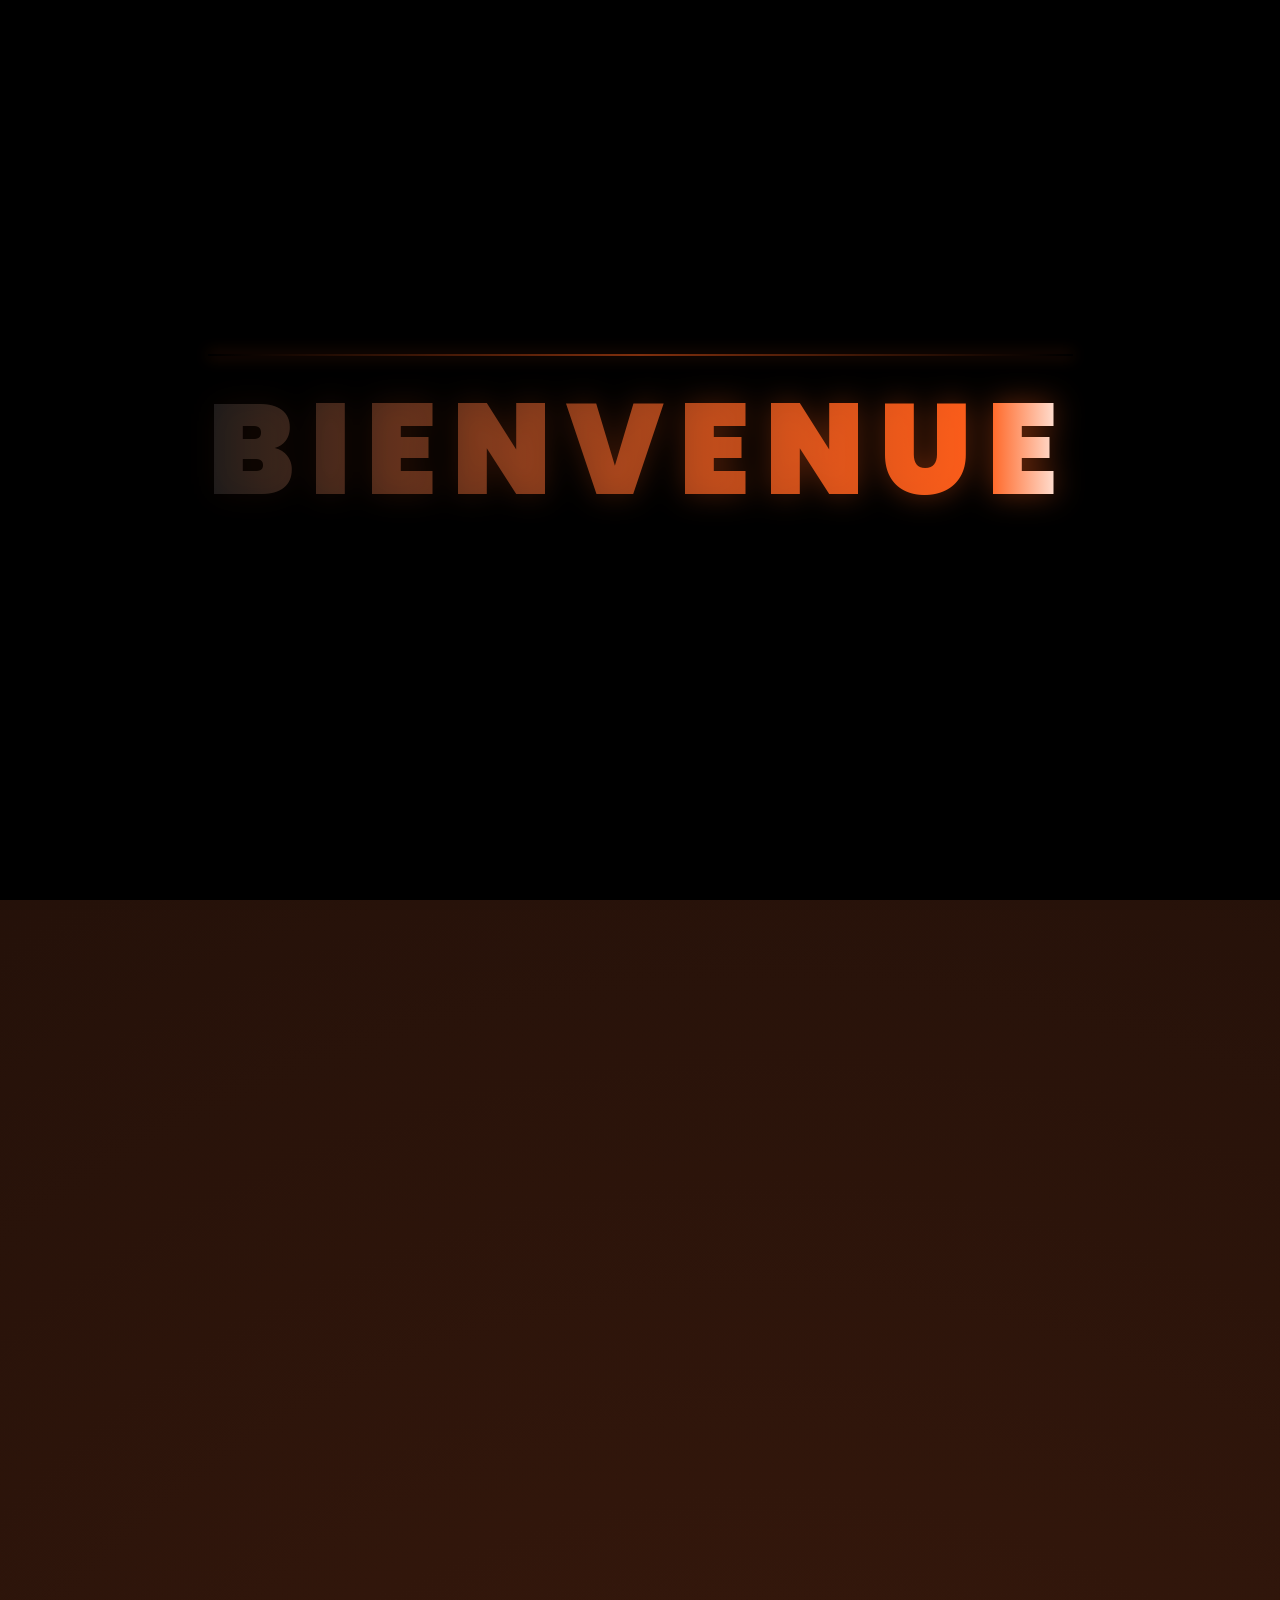
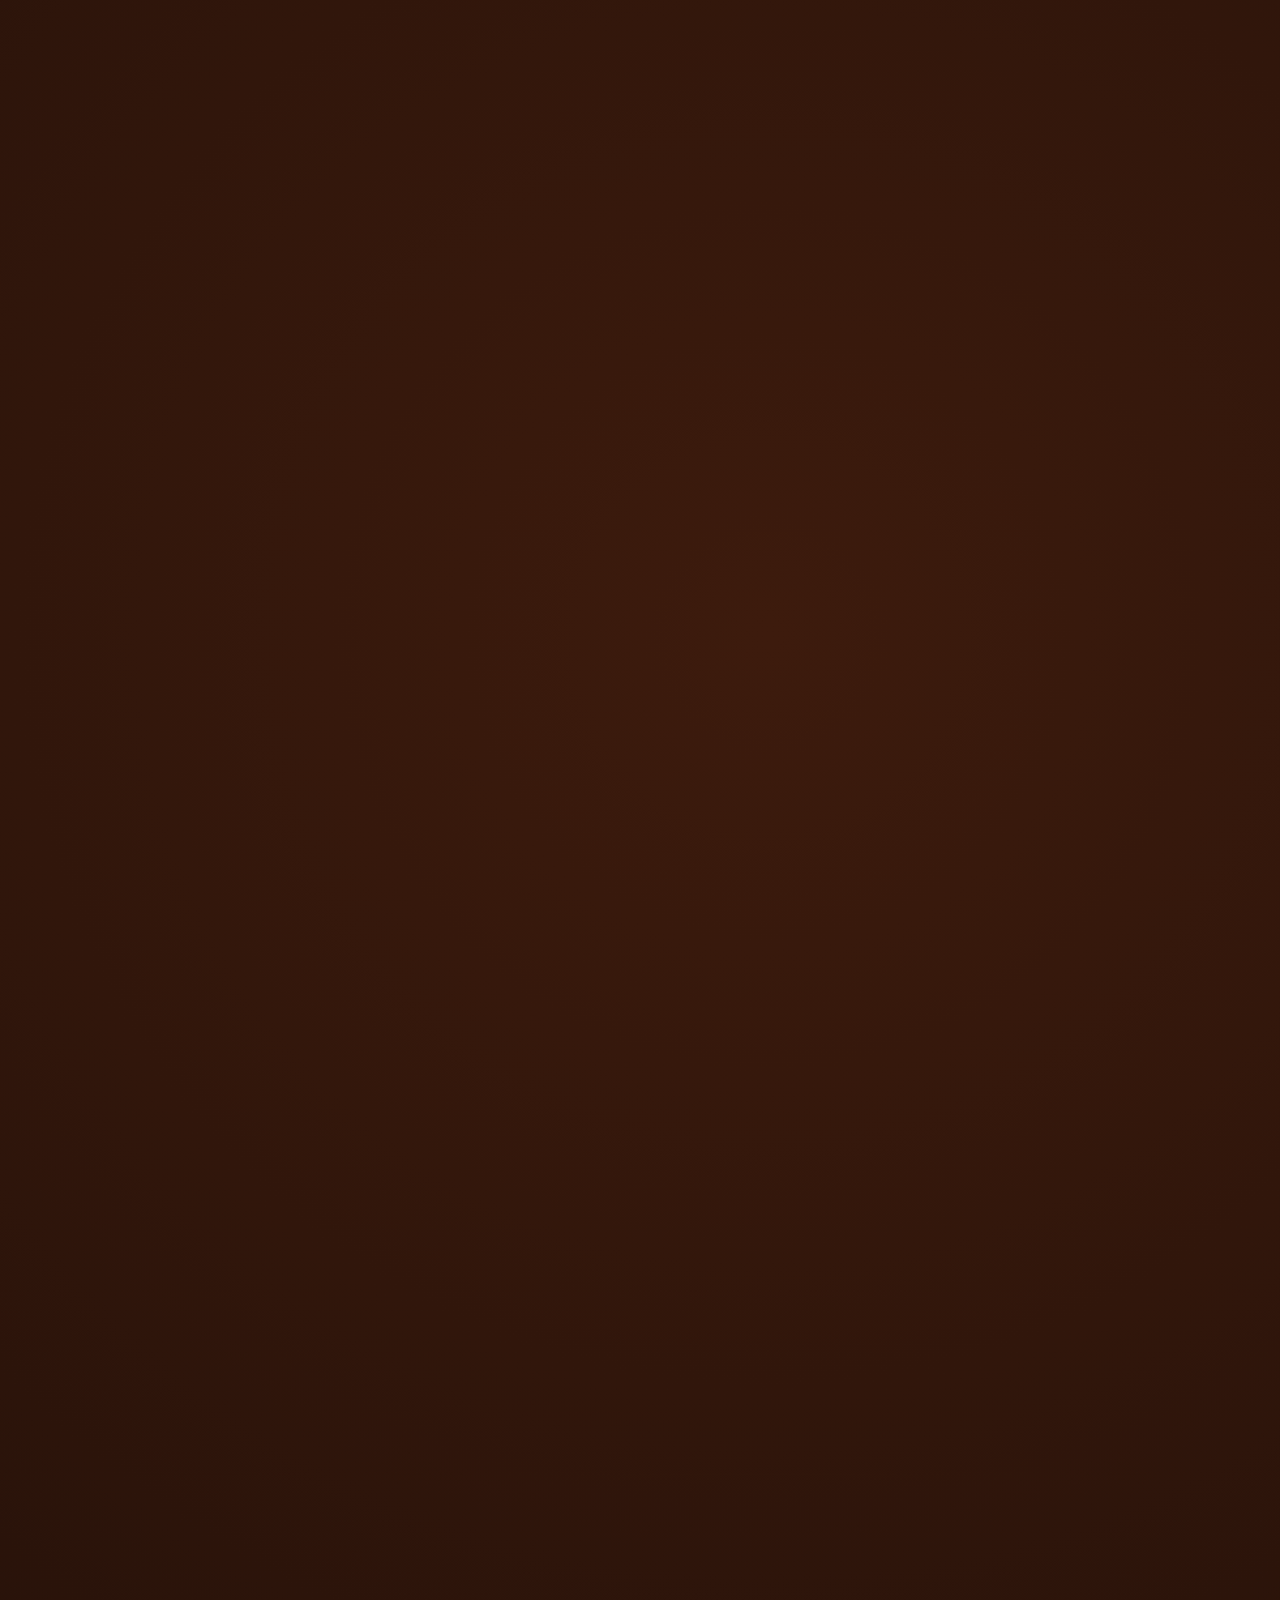
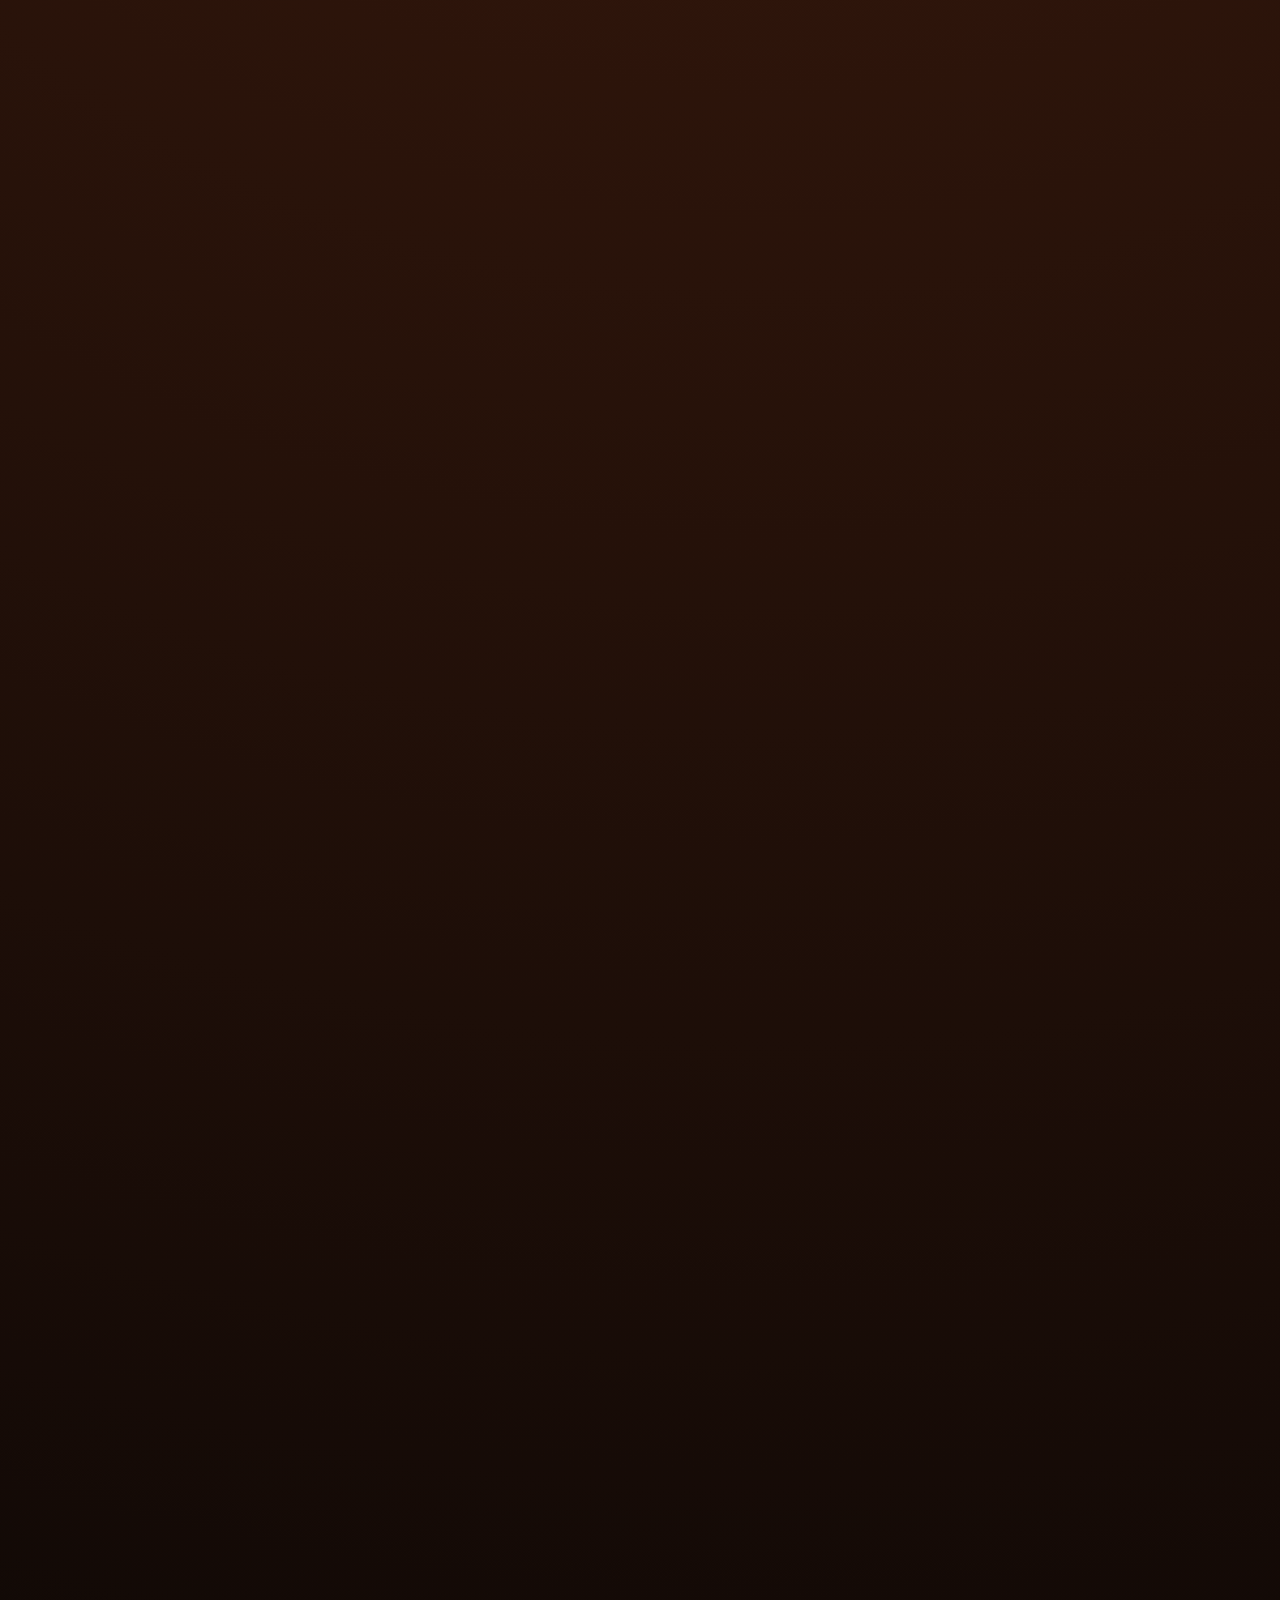
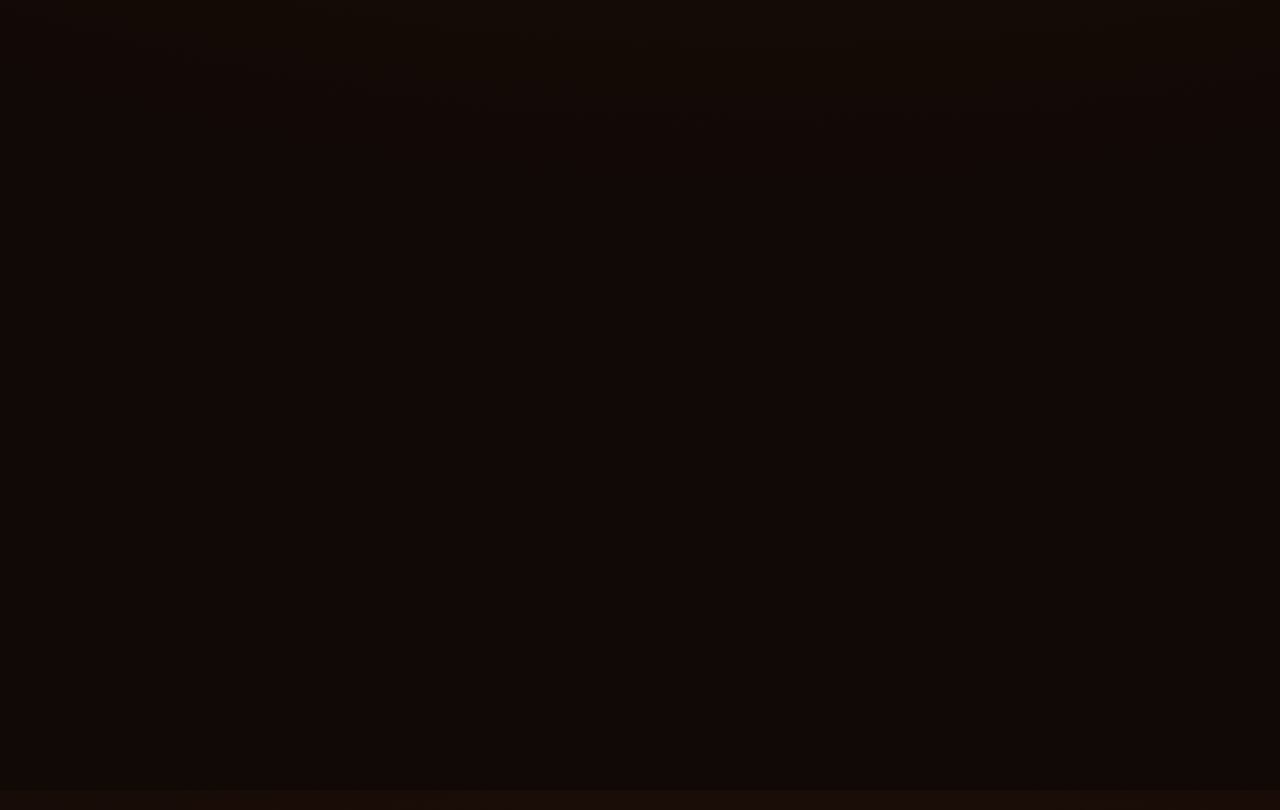
<file: index.html>
<!DOCTYPE html>
<html lang="fr">
<head>
    <meta charset="UTF-8">
    <meta name="viewport" content="width=device-width, initial-scale=1.0">
    <title>RASOLONDRAIBE Fredo Portfolio | Développeur Web</title>
    <link href="https://fonts.googleapis.com/css2?family=Poppins:wght@300;400;700;900&display=swap" rel="stylesheet">
    <link rel="stylesheet" href="https://cdnjs.cloudflare.com/ajax/libs/font-awesome/6.4.0/css/all.min.css">
    <link rel="stylesheet" href="style.css">
</head>
<body>

    <div id="quantum-loader">
        <div class="quantum-wrapper">
            <h1 class="base-text" data-text="BIENVENUE">BIENVENUE</h1>
            <div class="wave-container">
                <div class="wave"></div>
                <div class="wave"></div>
                <div class="wave"></div>
            </div>
        </div>
    </div>

    <div id="main-content">
        <header>
            <div class="logo">Fredo<span>.</span></div>
            
            <nav>
                <a href="#home" class="active">Accueil</a>
                <a href="#about">À propos</a>
                <a href="#skills">Compétences</a>
                <a href="#projects">Projets</a>
                <a href="#contact">Contact</a>
            </nav>
            
            <div class="header-actions">
                <a href="cv-fredo.html" class="btn-download" target="_blank">
                    <i class="fas fa-file-download"></i> CV</a>
                
                <button onclick="basculerTheme()" class="theme-switch" id="theme-toggle">
                    <i id="theme-icon" class="fa-solid fa-sun"></i>
                </button>
            </div>
        </header>

        <section class="hero reveal" id="home">
            <div class="hero-left">
                <p class="intro">Salut, c'est moi</p>
                <h1>Fredo<span>.</span></h1>
                <h2>Je suis un <span class="type-text"></span></h2>
                
                <p class="description">
                    Concepteur web passionné avec une expertise en création d'interfaces modernes et intuitives. 
                    Je transforme vos idées en expériences numériques mémorables.
                </p>
                
                <div class="actions">
                    <a href="#contact" target="_blank">
                        <button class="btn-hire">Me recruter</button>
                    </a>
                    <a href="mailto:fredotobihy@gmail.com" class="mail-box">
                        <i class="fas fa-envelope"></i>
                    </a>
                </div>
                
                <div class="github-card reveal">
                    <div class="github-head">
                        <i class="fab fa-github"></i>
                        <div>
                            <strong>Activité Open Source</strong>
                            <p><a href="https://github.com/fredotobihy-web">fredotobihy-web</a></p>
                        </div>
                    </div>
                    
                    <div class="commit-graph">
                        <span class="square level-3"></span>
                        <span class="square level-1"></span>
                        <span class="square level-2"></span>
                        <span class="square level-3"></span>
                        <span class="square level-0"></span>
                        <span class="square level-2"></span>
                        <span class="square level-3"></span>
                        <span class="square level-1"></span>
                        <span class="square level-2"></span>
                        <span class="square level-0"></span>
                    </div>
                    
                    <p class="github-footer">Dernier push : il y a 2 heures sur main branch</p>
                </div>
            </div>

            <div class="hero-right">
                <div class="image-container">
                    <img src="abc.png" alt="Fredo Profile" class="main-img">
                    <div class="badge js">JS</div>
                    <div class="badge html">HTML</div>
                    <div class="badge css">CSS</div>
                    <div class="badge figma">FIGMA</div>
                </div>
            </div>
        </section>
       
        <section id="about" class="about reveal">
            <div class="about-content">
                <div class="hero-text">
                    <h2 class="section-title">À Propos de <span>Moi</span></h2>
                    <h3>Développeur Full Stack passionné !</h3>
                    <p>
                        Je suis un concepteur web qualifié. Ma passion réside dans la création de designs captivants 
                        et leur mise en œuvre technique. Je reste à l'affût des dernières tendances pour offrir des 
                        solutions innovantes et performantes.
                    </p>
                    <p>
                Ma philosophie ? Un bon site ne se résume pas à son apparence. Il doit offrir une expérience 
                utilisateur fluide, être rapide, accessible sur tous les appareils, et répondre précisément 
                aux objectifs fixés. C'est pourquoi je m'investis pleinement dans chaque projet, de la 
                conception à la réalisation.
            </p>
            
            <p>
                Spécialisé en développement full stack, je maîtrise aussi bien la création d'interfaces 
                dynamiques que la conception d'architectures backend solides. Mon approche ? Rester à 
                l'écoute, proposer des solutions innovantes et livrer un travail de qualité qui dépasse 
                les attentes.
            </p>
            
            <p>
                Curieux et constamment en veille technologique, j'aime apprendre et relever de nouveaux défis. 
                Chaque projet est une aventure unique, et c'est cette diversité qui nourrit ma passion pour 
                le développement web au quotidien.
            </p>
                </div>
                
                <div class="hero-img-box">
                    <div class="glow-ring">
                        <div class="analytic-portal">
                            <div class="portal-grid"></div>
                            <div class="data-stream">
                                <span class="d-line">>>> Fredo.Dev_Profile // Initializing...</span>
                                <span class="d-line">>>> Status: Fullstack Dev // Online</span>
                                <span class="d-line">>>> Skill_Matrix // Computing...</span>
                                <span class="d-line">>>> Experience: 2+ Years // Confirmed</span>
                                <span class="d-line">>>> Analyzing: UI/UX & Backend Efficiency</span>
                            </div>
                            
                            <div class="central-display">
                                <div class="waveform"></div>
                                <div class="profile-name">FREDO</div>
                                <div class="profile-title">Developer</div>
                            </div>
                            
                            <div class="scanner-arc"></div>
                        </div>
                    </div>
                </div>
            </div>
        </section>
        
        <section class="skills" id="skills">
            <h2 class="section-title">Mes <span>Compétences</span></h2>
            
            <div class="skills-grid-timeline">
                <div class="vertical-line"></div>
                
                <div class="grid-item left reveal">
                    <div class="skill-card">
                        <div class="card-header">
                            <i class="fas fa-atom"></i> 
                            <h3>Frontend Architecture</h3>
                        </div>
                        
                        <div class="tech-pills">
                            <span>HTML5/CSS3</span> 
                            <span>JavaScript ES6</span> 
                            <span>React.js</span>
                        </div>
                        
                        <div class="neon-separator"></div>
                        <div class="rank-label">EXPERT</div>
                    </div>
                    <div class="timeline-dot"></div>
                </div>
                
                <div class="grid-item right reveal">
                    <div class="timeline-dot"></div>
                    <div class="skill-card">
                        <div class="card-header">
                            <i class="fas fa-server"></i> 
                            <h3>Backend Systems</h3>
                        </div>
                        
                        <div class="tech-pills">
                            <span>Node.js</span> 
                            <span>Express</span> 
                            <span>MongoDB</span>
                        </div>
                        
                        <div class="neon-separator"></div>
                        <div class="rank-label">PROFESSIONNEL</div>
                    </div>
                </div>
                
                <div class="grid-item left reveal">
                    <div class="skill-card">
                        <div class="card-header">
                            <i class="fas fa-palette"></i> 
                            <h3>Design UI/UX</h3>
                        </div>
                        
                        <div class="tech-pills">
                            <span>Figma</span> 
                            <span>Adobe XD</span> 
                            <span>UI/UX Design</span>
                        </div>
                        
                        <div class="neon-separator"></div>
                        <div class="rank-label">AVANCÉ</div>
                    </div>
                    <div class="timeline-dot"></div>
                </div>
            </div>
            
            <div class="logos-slider">
                <div class="logos-track">
                    <div class="logo-item"><i class="fab fa-html5"></i><span>HTML5</span></div>
                    <div class="logo-item"><i class="fab fa-css3-alt"></i><span>CSS3</span></div>
                    <div class="logo-item"><i class="fab fa-js"></i><span>JavaScript</span></div>
                    <div class="logo-item"><i class="fab fa-react"></i><span>React</span></div>
                    <div class="logo-item"><i class="fab fa-node-js"></i><span>Node.js</span></div>
                    <div class="logo-item"><i class="fab fa-figma"></i><span>Figma</span></div>
                    <div class="logo-item"><i class="fab fa-docker"></i><span>Docker</span></div>
                    
                    <div class="logo-item"><i class="fab fa-html5"></i><span>HTML5</span></div>
                    <div class="logo-item"><i class="fab fa-css3-alt"></i><span>CSS3</span></div>
                    <div class="logo-item"><i class="fab fa-js"></i><span>JavaScript</span></div>
                    <div class="logo-item"><i class="fab fa-react"></i><span>React</span></div>
                    <div class="logo-item"><i class="fab fa-node-js"></i><span>Node.js</span></div>
                    <div class="logo-item"><i class="fab fa-figma"></i><span>Figma</span></div>
                    <div class="logo-item"><i class="fab fa-docker"></i><span>Docker</span></div>
                </div>
            </div>
        </section>
      
        
        <section class="projects" id="projects">
    <h2 class="section-title">Mes <span>Projets</span></h2>
    
    <div class="projects-grid">
      
        <div class="project-item">
            <div class="project-img">
                <img src="E-c.jpeg" alt="E-Commerce App" class="project-image">
                <div class="project-overlay"><span>Challenge : UX & Paiement</span></div>
            </div>
            
            <div class="project-info">
                <div class="project-tags">
                    <span>React</span>
                    <span>Stripe</span>
                </div>
                <h3>E-Commerce App</h3>
                <p>Boutique moderne avec panier dynamique et système de paiement sécurisé.</p>
                <div class="project-actions">
                    <a class="btn-project secondary"><i class="fab fa-github"></i> Code</a>
                    <a class="btn-project primary">Démo Live</a>
                </div>
            </div>
        </div>

        <div class="project-item">
            <div class="project-img">
                <img src="dash.png" alt="Dashboard Admin" class="project-image">
                <div class="project-overlay"><span>Challenge : Data Viz</span></div>
            </div>
            
            <div class="project-info">
                <div class="project-tags">
                    <span>Node.js</span>
                    <span>Chart.js</span>
                </div>
                <h3>Dashboard Admin</h3>
                <p>Interface de gestion de données analytiques avec graphiques en temps réel.</p>
                <div class="project-actions">
                    <a class="btn-project secondary"><i class="fab fa-github"></i> Code</a>
                    <a class="btn-project primary">Démo Live</a>
                </div>
            </div>
        </div>

        <div class="project-item">
            <div class="project-img">
                <img src="travel.webp" alt="Travel Explorer" class="project-image">
                <div class="project-overlay"><span>Challenge : API Maps</span></div>
            </div>
            
            <div class="project-info">
                <div class="project-tags">
                    <span>JavaScript</span>
                    <span>Maps API</span>
                </div>
                <h3>Travel Explorer</h3>
                <p>Guide de voyage interactif permettant de découvrir et filtrer des destinations.</p>
                <div class="project-actions">
                    <a class="btn-project secondary">Code</a>
                    <a class="btn-project primary">Démo</a>
                </div>
            </div>
        </div>

        <div class="project-item">
            <div class="project-img">
                <img src="cry.jpeg" alt="Crypto Tracker" class="project-image">
                <div class="project-overlay"><span>Challenge : Real-time Data</span></div>
            </div>
            
            <div class="project-info">
                <div class="project-tags">
                    <span>React</span>
                    <span>WebSockets</span>
                </div>
                <h3>Crypto Tracker</h3>
                <p>Suivi en direct des actifs numériques avec alertes de prix personnalisées.</p>
                <div class="project-actions">
                    <a class="btn-project secondary">Code</a>
                    <a class="btn-project primary">Démo</a>
                </div>
            </div>
        </div>

        <div class="project-item">
            <div class="project-img">
                <img src="food.jpeg" alt="Foodie Delivery" class="project-image">
                <div class="project-overlay"><span>Challenge : UI/UX Design</span></div>
            </div>
            
            <div class="project-info">
                <div class="project-tags">
                    <span>Figma</span>
                    <span>Design System</span>
                </div>
                <h3>Foodie Delivery</h3>
                <p>Conception complète d'une interface mobile de livraison de repas.</p>
                <div class="project-actions">
                    <a class="btn-project secondary">Case Study</a>
                    <a class="btn-project primary">Figma Link</a>
                </div>
            </div>
        </div>

        <div class="project-item">
            <div class="project-img">
                <img src="AI-p.jpeg" alt="Portfolio-AI" class="project-image">
                <div class="project-overlay"><span>Challenge : AI Integration</span></div>
            </div>
            
            <div class="project-info">
                <div class="project-tags">
                    <span>Python</span>
                    <span>OpenAI</span>
                </div>
                <h3>Portfolio-AI</h3>
                <p>Assistant intelligent capable de répondre aux questions sur mon CV.</p>
                <div class="project-actions">
                    <a class="btn-project secondary">Code</a>
                    <a class="btn-project primary">Tester l'IA</a>
                </div>
            </div>
        </div>
    </div>
</section>
        
        
        <section class="contact" id="contact">
            <h2 class="section-title">Me <span>Contacter</span></h2>
    
            <section class="edge-contact">
                <div class="edge-wrapper">
                    <div class="edge-info">
                        <div class="edge-content">
                            <span class="edge-tag">👇 // CONTACT</span>
                            <h2>PRÊT POUR LE <br><span>NEXT LEVEL ?</span></h2>
                            
                            <div class="edge-details">
                                <p><strong>TÉLÉPHONE:</strong> +261 34 49 478 74</p>
                                <p><strong>ADRESSE:</strong> Andrainjato FIANARANTSOA, MG</p>
                                <p><strong>EMAIL:</strong> fredotobihy@gmail.com</p>
                            </div>
                        </div>
                    </div>  

                    <div class="edge-form-container">
                        <form class="edge-form" action="https://formspree.io/f/xeelvwyn" method="POST">
                            <div class="edge-input-box">
                                <input type="text" name="name" placeholder="VOTRE_NOM" required>
                            </div>
                            
                            <div class="edge-input-box">
                                <input type="email" name="_replyto" placeholder="VOTRE_EMAIL" required>
                            </div>
                            
                            <div class="edge-input-box">
                                <textarea name="message" placeholder="VOTRE_MESSAGE" required></textarea>
                            </div>
                            
                            <button type="submit" class="edge-submit">
                                ENVOYER <i class="fas fa-arrow-right"></i>
                            </button>
                        </form>
                    </div>
                </div>
            </section>
        </section>
        
        <footer>
            <div class="footer-content">
                <div class="footer-logo">Fre<span>do</span></div>
                <p>Construisons ensemble votre prochain projet digital.</p>
                
                <div class="social-icons">
                    <a href="https://www.facebook.com/fredo.tobihy.2025" target="_blank" rel="noopener noreferrer">
                        <i class="fab fa-facebook-f"></i>
                    </a>
                    <a href="https://www.linkedin.com/in/fredo-rasolondraibe-0a32733b2" target="_blank" rel="noopener noreferrer">
                        <i class="fab fa-linkedin-in"></i>
                    </a>
                    <a href="https://github.com/fredotobihy-web" target="_blank" rel="noopener noreferrer">
                        <i class="fab fa-github"></i>
                    </a>
                    <a href="https://wa.me/261344947874" target="_blank" rel="noopener noreferrer">
                        <i class="fab fa-whatsapp"></i>
                    </a>              
                </div>
            </div>
            
            <div class="footer-bottom">
                <p>&copy; 2026 Fredo. Fait avec coeur.</p>
            </div>
        </footer>
    </div>
    
    <script src="bg.js"></script>
</body>
</html>
</file>
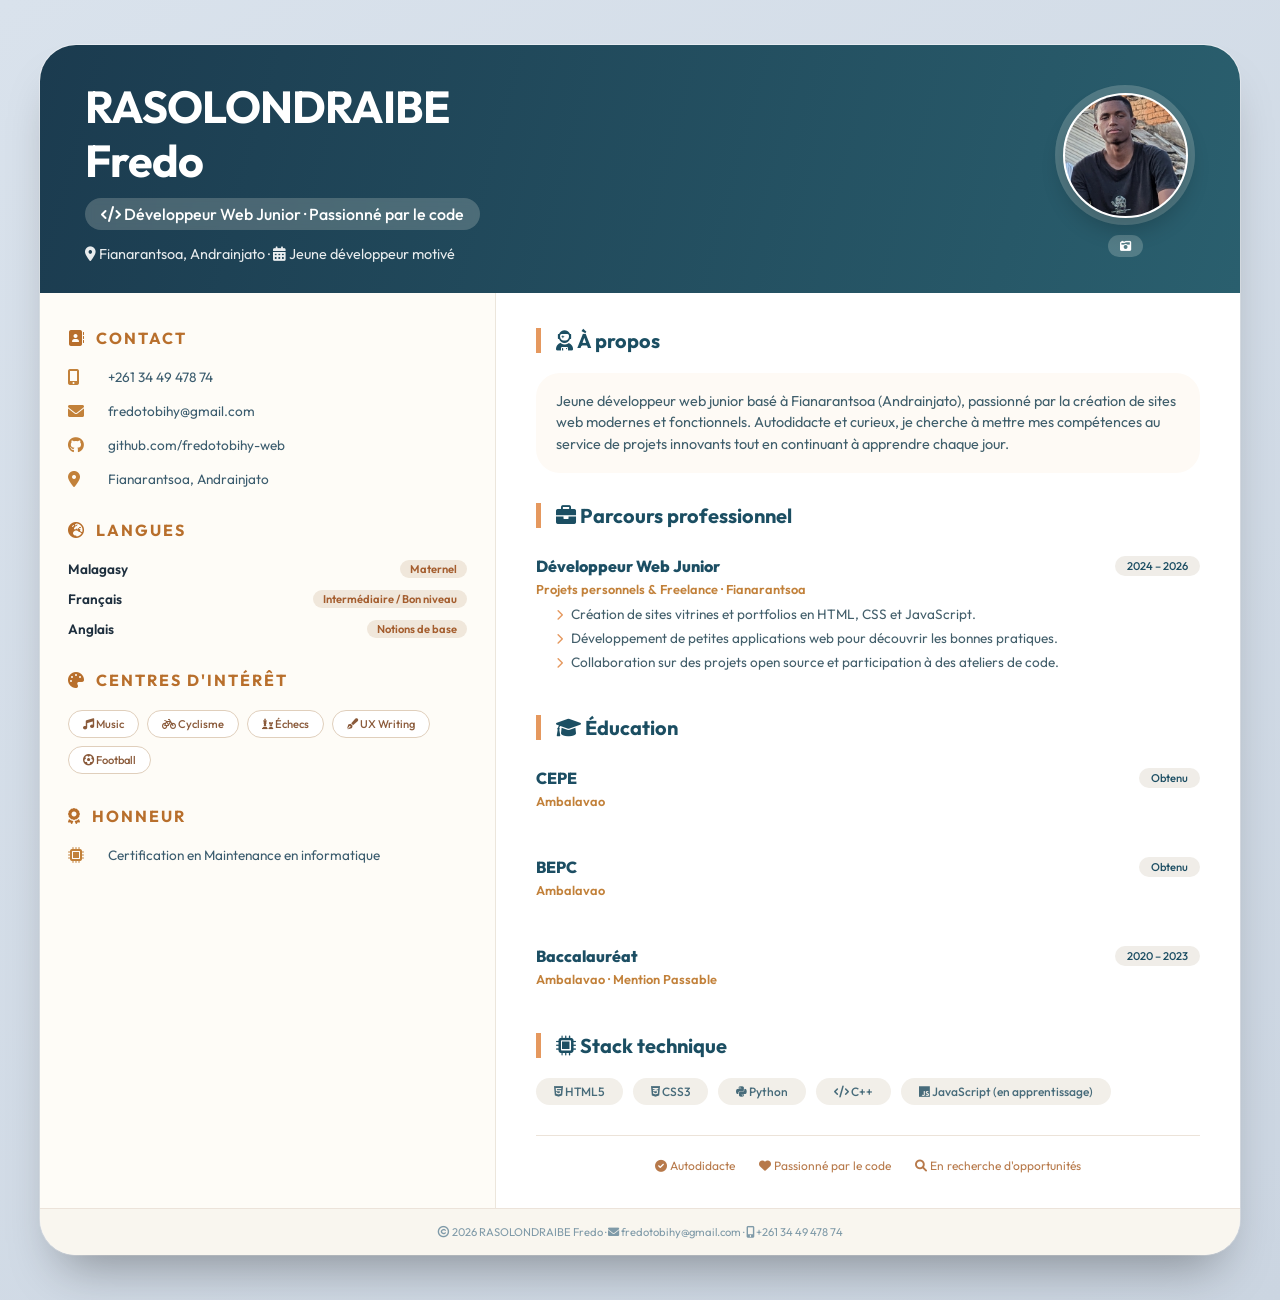
<file: cv-fredo.html>
<!DOCTYPE html>
<html lang="fr">
<head>
    <meta charset="UTF-8">
    <meta name="viewport" content="width=device-width, initial-scale=1.0, user-scalable=yes">
    <title>CV</title>
    <link href="https://fonts.googleapis.com/css2?family=Outfit:wght@300;400;500;600;700;800&display=swap" rel="stylesheet">
    <link rel="stylesheet" href="https://cdnjs.cloudflare.com/ajax/libs/font-awesome/6.0.0-beta3/css/all.min.css">
    <style>
        * {
            margin: 0;
            padding: 0;
            box-sizing: border-box;
        }

        body {
            background: linear-gradient(145deg, #d9e2ec 0%, #cbd5e1 100%);
            font-family: 'Outfit', sans-serif;
            padding: 45px 30px;
            color: #1e2f3e;
        }

        /* Conteneur principal avec effet flottant */
        .cv-master {
            max-width: 1200px;
            margin: 0 auto;
            background: #ffffff;
            border-radius: 36px;
            box-shadow: 0 30px 50px -20px rgba(0, 0, 0, 0.35), 0 0 0 1px rgba(255,255,255,0.4);
            overflow: hidden;
            transition: all 0.3s ease;
        }

        /* En-tête avec fond dégradé doux */
        .hero-section {
            background: linear-gradient(105deg, #1b3b4f 0%, #2a5f6e 100%);
            padding: 35px 45px 30px 45px;
            color: white;
            display: flex;
            flex-wrap: wrap;
            justify-content: space-between;
            align-items: center;
            gap: 20px;
        }

        .hero-text h1 {
            font-size: 2.8rem;
            font-weight: 700;
            letter-spacing: -0.02em;
            line-height: 1.2;
            margin-bottom: 10px;
        }
        .hero-text .highlight {
            font-size: 1rem;
            font-weight: 500;
            background: rgba(255,255,240,0.2);
            display: inline-block;
            padding: 6px 16px;
            border-radius: 40px;
            backdrop-filter: blur(4px);
        }
        .hero-text .bio {
            margin-top: 15px;
            font-size: 0.9rem;
            opacity: 0.9;
            max-width: 500px;
        }

        .photo-module {
            text-align: center;
        }
        .photo-ring {
            width: 140px;
            height: 140px;
            background: rgba(255,255,245,0.2);
            border-radius: 50%;
            display: flex;
            align-items: center;
            justify-content: center;
            backdrop-filter: blur(2px);
            transition: 0.2s;
        }
        .photo-inner {
            width: 125px;
            height: 125px;
            background: #f1f6f9;
            border-radius: 50%;
            display: flex;
            align-items: center;
            justify-content: center;
            overflow: hidden;
            box-shadow: 0 12px 22px rgba(0,0,0,0.2);
            border: 2px solid white;
            transition: transform 0.2s ease;
        }
        .photo-inner:hover {
            transform: scale(1.02);
        }
        .photo-inner i {
            font-size: 4.2rem;
            color: #658e9e;
        }
        .photo-inner img {
            width: 100%;
            height: 100%;
            object-fit: cover;
        }
        .upload-link {
            margin-top: 10px;
            font-size: 0.7rem;
            background: rgba(255,255,245,0.2);
            padding: 4px 12px;
            border-radius: 30px;
            display: inline-block;
            cursor: pointer;
            transition: 0.2s;
        }
        .upload-link:hover {
            background: #f4cda6;
            color: #1e3b44;
        }
        #heroPhotoInput {
            display: none;
        }

        /* layout en deux colonnes élégant */
        .two-columns {
            display: grid;
            grid-template-columns: 38% 62%;
        }

        /* colonne latérale gauche */
        .left-details {
            background: #fefcf7;
            padding: 35px 28px;
            border-right: 1px solid #ece6dc;
        }

        .info-card {
            margin-bottom: 32px;
        }
        .info-card h3 {
            font-size: 1rem;
            font-weight: 700;
            text-transform: uppercase;
            letter-spacing: 2px;
            color: #b86f2c;
            margin-bottom: 20px;
            display: flex;
            align-items: center;
            gap: 10px;
        }
        .contact-row {
            display: flex;
            align-items: center;
            gap: 12px;
            margin-bottom: 16px;
            font-size: 0.85rem;
            color: #3b5c6e;
            transition: 0.2s;
        }
        .contact-row:hover {
            transform: translateX(4px);
            color: #b86f2c;
        }
        .contact-row i {
            width: 28px;
            font-size: 1rem;
            color: #c2813a;
        }
        .lang-block div {
            display: flex;
            justify-content: space-between;
            margin-bottom: 12px;
            font-size: 0.85rem;
        }
        .lang-name {
            font-weight: 600;
        }
        .lang-level {
            background: #f0e7db;
            padding: 2px 10px;
            border-radius: 20px;
            font-size: 0.7rem;
            font-weight: 600;
            color: #a45d2e;
        }
        .interests {
            display: flex;
            flex-wrap: wrap;
            gap: 8px;
        }
        .interest-tag {
            background: white;
            border: 1px solid #e0cfbc;
            padding: 6px 14px;
            border-radius: 30px;
            font-size: 0.7rem;
            font-weight: 500;
            color: #8a5a3a;
            transition: 0.2s;
        }
        .interest-tag:hover {
            background: #e5985e20;
            border-color: #e5985e;
            transform: translateY(-2px);
        }

        /* droite contenu principal */
        .right-content {
            background: white;
            padding: 35px 40px;
        }
        .section {
            margin-bottom: 30px;
        }
        .section h2 {
            font-size: 1.25rem;
            font-weight: 700;
            color: #1b4e62;
            border-left: 5px solid #e5985e;
            padding-left: 15px;
            margin-bottom: 20px;
        }
        .about-p {
            background: #fefaf5;
            padding: 18px 20px;
            border-radius: 24px;
            font-size: 0.9rem;
            line-height: 1.5;
            color: #3f5e6b;
            transition: 0.2s;
        }
        .about-p:hover {
            background: #fff7ef;
        }
        .exp-card {
            margin-bottom: 24px;
            padding: 8px 0;
            transition: 0.2s;
        }
        .exp-card:hover {
            background: #fefcf8;
            border-radius: 20px;
            padding-left: 12px;
        }
        .exp-title {
            font-weight: 800;
            font-size: 1rem;
            color: #1c4e63;
            display: flex;
            flex-wrap: wrap;
            justify-content: space-between;
        }
        .exp-date {
            font-size: 0.7rem;
            background: #f0ede8;
            padding: 3px 12px;
            border-radius: 30px;
            font-weight: 500;
        }
        .exp-sub {
            font-weight: 600;
            font-size: 0.8rem;
            color: #c2813a;
            margin: 5px 0 8px 0;
        }
        .exp-desc {
            font-size: 0.85rem;
            color: #435f6b;
            padding-left: 20px;
            list-style: none;
        }
        .exp-desc li {
            margin-bottom: 6px;
            display: flex;
            gap: 8px;
        }
        .exp-desc li i {
            color: #e5985e;
            font-size: 0.7rem;
            margin-top: 4px;
        }
        .skill-set {
            display: flex;
            flex-wrap: wrap;
            gap: 10px;
            margin-top: 8px;
        }
        .skill-pill {
            background: #f2efe9;
            padding: 6px 18px;
            border-radius: 40px;
            font-size: 0.75rem;
            font-weight: 500;
            color: #476b7a;
            transition: all 0.2s;
            cursor: default;
        }
        .skill-pill:hover {
            background: #e5985e;
            color: white;
            transform: translateY(-2px);
        }
        hr {
            margin: 22px 0;
            border: 0;
            height: 1px;
            background: #ece3d9;
        }
        footer {
            background: #f9f6ef;
            padding: 16px 30px;
            text-align: center;
            font-size: 0.7rem;
            color: #7f9aa8;
            border-top: 1px solid #ece3da;
        }
        @media (max-width: 800px) {
            .two-columns {
                grid-template-columns: 1fr;
            }
            .left-details {
                border-right: none;
                border-bottom: 1px solid #ece6dc;
            }
            .hero-section {
                flex-direction: column;
                text-align: center;
            }
            .hero-text h1 {
                font-size: 2rem;
            }
            body {
                padding: 20px;
            }
            .right-content {
                padding: 30px 24px;
            }
        }
    </style>
</head>
<body>
<div class="cv-master">
    <!-- Bannière avec identité et photo -->
    <div class="hero-section">
        <div class="hero-text">
            <h1>RASOLONDRAIBE <br> Fredo</h1>
            <div class="highlight"><i class="fas fa-code"></i> Développeur Web Junior · Passionné par le code</div>
            <div class="bio"><i class="fas fa-map-marker-alt"></i> Fianarantsoa, Andrainjato · <i class="fas fa-calendar-alt"></i> Jeune développeur motivé</div>
        </div>
        <div class="photo-module">
            <div class="photo-ring">
                <div class="photo-inner" id="heroPhotoInner">
                    <img src="saryfredo.jpg" alt="RASOLONDRAIBE Fredo">
                </div>
            </div>
            <label for="heroPhotoInput" class="upload-link"><i class="fas fa-camera-retro"></i></label>
            <input type="file" id="heroPhotoInput" accept="image/jpeg, image/png, image/jpg">
        </div>
    </div>

    <div class="two-columns">
        <!-- Partie gauche : contact / langues / centres d'intérêt / honneur -->
        <div class="left-details">
            <div class="info-card">
                <h3><i class="fas fa-address-book"></i> CONTACT</h3>
                <div class="contact-row"><i class="fas fa-mobile-alt"></i> +261 34 49 478 74</div>
                <div class="contact-row"><i class="fas fa-envelope"></i> fredotobihy@gmail.com</div>
                <div class="contact-row"><i class="fab fa-github"></i> github.com/fredotobihy-web</div>
                <div class="contact-row"><i class="fas fa-map-marker-alt"></i> Fianarantsoa, Andrainjato</div>
            </div>
            <div class="info-card">
                <h3><i class="fas fa-globe-europe"></i> LANGUES</h3>
                <div class="lang-block">
                    <div><span class="lang-name">Malagasy</span><span class="lang-level">Maternel</span></div>
                    <div><span class="lang-name">Français</span><span class="lang-level">Intermédiaire / Bon niveau</span></div>
                    <div><span class="lang-name">Anglais</span><span class="lang-level">Notions de base</span></div>
                </div>
            </div>
            <div class="info-card">
                <h3><i class="fas fa-palette"></i> CENTRES D'INTÉRÊT</h3>
                <div class="interests">
                    <span class="interest-tag"><i class="fas fa-music"></i> Music</span>
                    <span class="interest-tag"><i class="fas fa-bicycle"></i> Cyclisme</span>
                    <span class="interest-tag"><i class="fas fa-chess"></i> Échecs</span>
                    <span class="interest-tag"><i class="fas fa-pen-fancy"></i> UX Writing</span>
                    <span class="interest-tag"><i class="fas fa-futbol"></i> Football</span>
                </div>
            </div>
            <div class="info-card">
                <h3><i class="fas fa-award"></i> HONNEUR</h3>
                <div class="contact-row"><i class="fas fa-microchip"></i> Certification en Maintenance en informatique</div>
            </div>
        </div>

        <!-- Partie droite : profil, parcours, éducation, compétences -->
        <div class="right-content">
            <div class="section">
                <h2><i class="fas fa-user-astronaut"></i> À propos</h2>
                <div class="about-p">
                    Jeune développeur web junior basé à Fianarantsoa (Andrainjato), passionné par la création de sites web modernes et fonctionnels. 
                    Autodidacte et curieux, je cherche à mettre mes compétences au service de projets innovants tout en continuant à apprendre chaque jour.
                </div>
            </div>

            <div class="section">
                <h2><i class="fas fa-briefcase"></i> Parcours professionnel</h2>
                <div class="exp-card">
                    <div class="exp-title">
                        <span>Développeur Web Junior</span>
                        <span class="exp-date">2024 – 2026</span>
                    </div>
                    <div class="exp-sub">Projets personnels & Freelance · Fianarantsoa</div>
                    <ul class="exp-desc">
                        <li><i class="fas fa-chevron-right"></i> Création de sites vitrines et portfolios en HTML, CSS et JavaScript.</li>
                        <li><i class="fas fa-chevron-right"></i> Développement de petites applications web pour découvrir les bonnes pratiques.</li>
                        <li><i class="fas fa-chevron-right"></i> Collaboration sur des projets open source et participation à des ateliers de code.</li>
                    </ul>
                </div>
            </div>

            <div class="section">
                <h2><i class="fas fa-graduation-cap"></i> Éducation</h2>
                <div class="exp-card">
                    <div class="exp-title">
                        <span>CEPE</span>
                        <span class="exp-date">Obtenu</span>
                    </div>
                    <div class="exp-sub">Ambalavao</div>
                </div>
                <div class="exp-card">
                    <div class="exp-title">
                        <span>BEPC</span>
                        <span class="exp-date">Obtenu</span>
                    </div>
                    <div class="exp-sub">Ambalavao</div>
                </div>
                <div class="exp-card">
                    <div class="exp-title">
                        <span>Baccalauréat</span>
                        <span class="exp-date">2020 – 2023</span>
                    </div>
                    <div class="exp-sub">Ambalavao · Mention Passable</div>
                </div>
            </div>

            <div class="section">
                <h2><i class="fas fa-microchip"></i> Stack technique</h2>
                <div class="skill-set">
                    <span class="skill-pill"><i class="fab fa-html5"></i> HTML5</span>
                    <span class="skill-pill"><i class="fab fa-css3-alt"></i> CSS3</span>
                    <span class="skill-pill"><i class="fab fa-python"></i> Python</span>
                    <span class="skill-pill"><i class="fas fa-code"></i> C++</span>
                    <span class="skill-pill"><i class="fab fa-js"></i> JavaScript (en apprentissage)</span>
                </div>
            </div>
            <hr>
            <div style="display: flex; justify-content: center; gap: 24px; flex-wrap: wrap; font-size: 0.75rem; color:#b7794a;">
                <span><i class="fas fa-check-circle"></i> Autodidacte</span>
                <span><i class="fas fa-heart"></i> Passionné par le code</span>
                <span><i class="fas fa-search"></i> En recherche d'opportunités</span>
            </div>
        </div>
    </div>
    <footer>
        <i class="far fa-copyright"></i> 2026 RASOLONDRAIBE Fredo · <i class="fas fa-envelope"></i> fredotobihy@gmail.com · <i class="fas fa-mobile-alt"></i> +261 34 49 478 74
    </footer>
</div>

<script>
    const heroPhotoInput = document.getElementById('heroPhotoInput');
    const heroPhotoInner = document.getElementById('heroPhotoInner');

    heroPhotoInput.addEventListener('change', function(e) {
        const file = e.target.files[0];
        if (file) {
            const reader = new FileReader();
            reader.onload = function(ev) {
                heroPhotoInner.innerHTML = '';
                const newImg = document.createElement('img');
                newImg.src = ev.target.result;
                newImg.alt = "Fredo RASOLONDRAIBE";
                newImg.style.width = '100%';
                newImg.style.height = '100%';
                newImg.style.objectFit = 'cover';
                heroPhotoInner.appendChild(newImg);
            };
            reader.readAsDataURL(file);
        } else {
            heroPhotoInner.innerHTML = '<i class="fas fa-user-check"></i>';
        }
    });
</script>
</body>
</html>
</file>
<file: style.css>
* {
    margin: 0;
    padding: 0;
    box-sizing: border-box;
    font-family: 'Poppins', sans-serif;
    scroll-behavior: smooth;
}

body {
    background: radial-gradient(circle at 60% 40%, #3d1b0d 0%, #110906 80%);
    color: white;
    min-height: 100vh;
    padding: 0 8%;
    overflow-x: hidden;
    transition: background-color 0.3s, color 0.3s;
}

#main-content { 
    opacity: 0;
    transform: translateY(20px);
    transition: all 1s cubic-bezier(0.2, 1, 0.3, 1);
}

body.site-ready #main-content {
    opacity: 1;
    transform: translateY(0);
}

#quantum-loader {
    position: fixed;
    inset: 0;
    background: #000;
    z-index: 10000;
    display: flex;
    justify-content: center;
    align-items: center;
    transition: opacity 0.8s ease;
}

.quantum-wrapper {
    position: relative;
    text-align: center;
}

.base-text {
    font-size: clamp(3rem, 10vw, 8rem);
    font-weight: 900;
    letter-spacing: 15px;
    color: transparent;
    background: linear-gradient(90deg, 
        rgba(255,255,255,0.1) 0%, 
        #ff5e1a 45%, 
        #fff 50%, 
        #ff5e1a 55%, 
        rgba(255,255,255,0.1) 100%);
    background-size: 200% auto;
    -webkit-background-clip: text;
    background-clip: text;
    animation: quantum-shine 2s linear infinite;
    filter: drop-shadow(0 0 15px rgba(255, 94, 26, 0.4));
    text-transform: uppercase;
}

@keyframes quantum-shine {
    to { background-position: 200% center; }
}

.wave-container {
    position: absolute;
    inset: 0;
    pointer-events: none;
}

.wave {
    position: absolute;
    width: 100%;
    height: 1px;
    background: linear-gradient(90deg, transparent, #ff5e1a, transparent);
    opacity: 0;
    box-shadow: 0 0 15px #ff5e1a;
    animation: quantum-scan 2.5s ease-in-out infinite;
}

.wave:nth-child(2) { animation-delay: 0.8s; height: 2px; opacity: 0.5; }
.wave:nth-child(3) { animation-delay: 1.6s; }

@keyframes quantum-scan {
    0% { top: -10%; opacity: 0; }
    50% { opacity: 0.8; }
    100% { top: 110%; opacity: 0; }
}

.quantum-exit {
    transform: scaleX(0) scaleY(2) !important;
    filter: blur(40px) brightness(2) !important;
    opacity: 0 !important;
    transition: all 0.6s cubic-bezier(0.7, 0, 0.3, 1) !important;
}

header {
    position: sticky;
    top: 20px;
    display: flex;
    justify-content: space-between;
    align-items: center;
    padding: 10px 20px;
    backdrop-filter: blur(15px);
    background: rgba(0, 0, 0, 0.4);
    z-index: 1000;
    border-radius: 100px;
    margin: 20px auto;
    max-width: 1400px;
}

.header-actions {
    display: flex;
    align-items: center;
    gap: 15px;
}

.logo { 
    font-size: 28px; 
    font-weight: 900; 
}

.logo span { 
    color: #ff5e1a; 
}

nav {
    background: rgba(255, 255, 255, 0.05);
    padding: 10px 30px;
    border-radius: 30px;
    backdrop-filter: blur(10px);
    border: 1px solid rgba(255, 255, 255, 0.1);
}

nav a {
    color: #999;
    text-decoration: none;
    margin: 0 15px;
    font-size: 14px;
    transition: 0.3s;
}

nav a:hover, 
nav a.active { 
    color: floralwhite; 
}

.btn-download {
    background: #1a1a1a;
    color: #ff5e1a;
    border: 1px solid #ff5e1a;
    padding: 10px 20px;
    border-radius: 8px;
    text-decoration: none;
    font-weight: bold;
    transition: 0.3s;
}

.btn-download:hover {
    background: #ff5e1a;
    color: white;
    transform: translateY(-3px);
}

.theme-switch {
    background: transparent;
    border: none;
    cursor: pointer;
    padding: 5px;
}

.theme-switch i {
    font-size: 30px;
    color: #ff5e1a;
    transition: transform 0.3s;
}

.theme-switch:hover i {
    transform: rotate(30deg);
}

.theme-switch:active i {
    transform: scale(0.5) rotate(180deg);
}

.hero {
    display: flex;
    align-items: center;
    justify-content: space-between;
    padding: 60px 0;
    min-height: 90vh;
}

.hero-left {
    flex: 1.6;
}

.hero-right { 
    flex: 1; 
    position: relative; 
    display: flex; 
    justify-content: flex-end; 
}

.intro { 
    font-size: 22px; 
}

.intro span { 
    color: #ff5e1a; 
    font-weight: bold; 
}

.hero h1 {
    font-size: clamp(40px, 8vw, 80px);
    font-weight: 900;
    line-height: 1.1;
    margin: 15px 0;
}

.hero h1 span { 
    color: #ff5e1a; 
}

.type-text {
    color: #ff5e1a;
    border-right: 3px solid #ff5e1a;
    padding-right: 5px;
    animation: blink 0.7s infinite;
}

@keyframes blink {
    0%, 100% { border-color: transparent; }
    50% { border-color: #ff5e1a; }
}

.description { 
    color: #aaa; 
    max-width: 450px; 
    margin-bottom: 35px; 
    line-height: 1.6; 
}

.actions { 
    display: flex; 
    align-items: center; 
    gap: 20px; 
    margin-bottom: 50px; 
}

.btn-hire {
    background: linear-gradient(45deg, #ff5e1a, #ff8c42);
    color: white;
    border: none;
    padding: 15px 40px;
    border-radius: 50px;
    font-weight: bold;
    font-size: 16px;
    cursor: pointer;
    box-shadow: 0 10px 20px rgba(255, 94, 26, 0.3);
    transition: 0.4s;
}

.btn-hire:hover { 
    transform: translateY(-5px);
    box-shadow: 0 15px 30px rgba(255, 94, 26, 0.5);
}

.mail-box {
    background: #222;
    padding: 15px;
    border-radius: 12px;
    border: 1px solid #444;
    cursor: pointer;
    transition: 0.3s;
}

.mail-box:hover {
    border-color: #ff5e1a;
}

.github-card {
    background: rgba(255, 255, 255, 0.03);
    backdrop-filter: blur(10px);
    border: 1px solid rgba(255, 255, 255, 0.1);
    border-radius: 15px;
    padding: 20px;
    margin-top: 30px;
    max-width: 380px;
    transition: 0.3s;
}

.github-card:hover {
    border-color: #ff5e1a;
    background: rgba(255, 94, 26, 0.05);
}

.github-head {
    display: flex;
    align-items: center;
    gap: 15px;
    margin-bottom: 20px;
}

.github-head i {
    font-size: 35px;
    color: white;
}

.github-head strong {
    display: block;
    font-size: 16px;
}

.github-head p {
    font-size: 13px;
    color: #ff5e1a;
}

.github-head a {
    color: #ff5e1a;
    text-decoration: none;
}

.commit-graph {
    display: flex;
    gap: 6px;
    margin-bottom: 15px;
    flex-wrap: wrap;
}

.square {
    width: 18px;
    height: 18px;
    border-radius: 3px;
}

.level-0 { background: #161b22; }
.level-1 { background: #0e4429; }
.level-2 { background: #006d32; }
.level-3 { background: #39d353; }

.github-footer {
    font-size: 11px;
    color: #666;
    font-style: italic;
}

.image-container {
    position: relative;
    display: flex;
    justify-content: center;
    align-items: center;
    min-height: 400px;
}

.main-img { 
    width: 90%;
    max-width: 450px;
    border-radius: 30px;
    filter: drop-shadow(0 0 30px rgba(255, 94, 26, 0.3));
    animation: float 4s ease-in-out infinite; 
    object-fit: cover;
    aspect-ratio: 1/1;
}

@keyframes float {
    0%, 100% { transform: translateY(0); }
    50% { transform: translateY(-15px); }
}

.badge {
    position: absolute;
    background: #1a1a1a;
    padding: 12px 20px;
    border-radius: 15px;
    font-weight: bold;
    border: 2px solid #ff5e1a;
    font-size: 16px;
    box-shadow: 0 5px 15px rgba(0,0,0,0.3);
    animation: floatBadge 3s ease-in-out infinite;
}

@keyframes floatBadge {
    0%, 100% { transform: translateY(0); }
    50% { transform: translateY(-10px); }
}

.js { 
    bottom: 5%; 
    left: 5%; 
    color: #f7df1e; 
    animation-delay: 0s;
}

.css { 
    top: 5%; 
    left: 0%; 
    color: #264de4; 
    animation-delay: 0.5s;
}

.html { 
    top: 5%; 
    right: 5%; 
    color: #e34f26; 
    animation-delay: 1s;
}

.figma { 
    bottom: 5%; 
    right: 5%; 
    color: #a259ff; 
    animation-delay: 1.5s;
}

@media (max-width: 768px) {
    .image-container {
        min-height: 300px;
    }
    
    .main-img { 
        width: 80%;
        max-width: 300px;
    }
    
    .badge {
        padding: 8px 12px;
        font-size: 14px;
        border-width: 1px;
    }
    
    .js { left: 0%; }
    .css { left: -5px; }
    .html { right: 0%; }
    .figma { right: 0%; }
}

section { 
    padding: 100px 0; 
}

.section-title {
    text-align: center;
    font-size: 2.5rem;
    margin-bottom: 50px;
    font-weight: 800;
}

.section-title span { 
    color: #ff5e1a; 
}

.about-content {
    display: flex;
    align-items: center;
    gap: 50px;
    flex-wrap: wrap;
}

.about .hero-text { 
    flex: 1; 
    min-width: 300px; 
}

.about .hero-text h3 { 
    margin-bottom: 20px; 
    color: #ff5e1a; 
}

.hero-img-box { 
    flex: 1; 
    display: flex; 
    justify-content: center; 
}

.glow-ring {
    position: relative;
    width: 300px;
    height: 300px;
    background: #ff5e1a;
    border-radius: 50%;
    overflow: hidden;
}

.analytic-portal {
    width: 100%;
    height: 100%;
    background: #000;
    border: 3px solid rgba(255, 94, 26, 0.2);
    position: relative;
    overflow: hidden;
    display: flex;
    justify-content: center;
    align-items: center;
    flex-direction: column;
    box-shadow: 0 0 50px rgba(255, 94, 26, 0.3);
    border-radius: 50%;
}

.portal-grid {
    position: absolute;
    width: 100%; 
    height: 100%;
    background-image: 
        linear-gradient(rgba(255, 94, 26, 0.05) 1px, transparent 1px),
        linear-gradient(90deg, rgba(255, 94, 26, 0.05) 1px, transparent 1px);
    background-size: 20px 20px;
    animation: gridFadeIn 2s ease-out forwards;
}

@keyframes gridFadeIn {
    from { opacity: 0; }
    to { opacity: 1; }
}

.data-stream {
    position: absolute;
    top: 5%; 
    left: 5%;
    width: 90%;
    font-family: 'Courier New', monospace;
    font-size: 10px;
    color: #ff5e1a;
    display: flex;
    flex-direction: column;
    gap: 3px;
    line-height: 1.2;
    z-index: 5;
}

.d-line {
    opacity: 0;
    transform: translateY(20px);
    animation: slideInText 0.5s ease-out forwards;
}

.d-line:nth-child(1) { animation-delay: 0.1s; }
.d-line:nth-child(2) { animation-delay: 0.3s; }
.d-line:nth-child(3) { animation-delay: 0.5s; }
.d-line:nth-child(4) { animation-delay: 0.7s; }
.d-line:nth-child(5) { animation-delay: 0.9s; }

@keyframes slideInText {
    from { transform: translateY(20px); opacity: 0; }
    to { transform: translateY(0); opacity: 1; }
}

.central-display {
    position: relative;
    width: 60%; 
    height: 60%;
    border: 1px solid rgba(255, 255, 255, 0.1);
    border-radius: 10px;
    display: flex;
    flex-direction: column;
    justify-content: center;
    align-items: center;
    background: rgba(0, 0, 0, 0.7);
    z-index: 10;
    animation: fadeInScale 1.5s ease-out forwards;
}

@keyframes fadeInScale {
    from { transform: scale(0.8); opacity: 0; }
    to { transform: scale(1); opacity: 1; }
}

.profile-name {
    font-size: 1.5rem;
    font-weight: 900;
    color: #fff;
    text-shadow: 0 0 15px #ff5e1a;
    margin-bottom: 5px;
    opacity: 0;
    animation: textAppear 0.8s ease-out forwards;
    animation-delay: 0.5s;
}

.profile-title {
    font-size: 0.8rem;
    color: #ff5e1a;
    letter-spacing: 2px;
    opacity: 0;
    animation: textAppear 0.8s ease-out forwards;
    animation-delay: 0.7s;
}

@keyframes textAppear {
    from { opacity: 0; transform: translateY(10px); }
    to { opacity: 1; transform: translateY(0); }
}

.waveform {
    position: absolute;
    width: 80%; 
    height: 2px;
    background: #2ecc71;
    filter: blur(2px);
    animation: scanWave 2s linear infinite alternate;
    top: 50%;
    left: 10%;
    opacity: 0;
    animation-delay: 1s;
    animation-fill-mode: forwards;
}

@keyframes scanWave {
    0% { transform: scaleX(0); opacity: 0; }
    50% { transform: scaleX(1); opacity: 1; }
    100% { transform: scaleX(0); opacity: 0; }
}

.scanner-arc {
    position: absolute;
    width: 100%; 
    height: 100%;
    border: 2px solid transparent;
    border-radius: 50%;
    border-top-color: #ff5e1a;
    border-left-color: #ff5e1a;
    animation: rotateArc 3s linear infinite;
    opacity: 0.7;
    filter: blur(1px);
}

@keyframes rotateArc {
    from { transform: rotate(0deg); }
    to { transform: rotate(360deg); }
}

.skills-grid-timeline {
    position: relative;
    max-width: 1200px;
    margin: 50px auto;
    display: flex;
    flex-direction: column;
    gap: 40px;
}

.vertical-line {
    position: absolute;
    left: 50%;
    top: 0;
    bottom: 0;
    width: 2px;
    background: #ff5e1a;
    transform: translateX(-50%);
    z-index: 1;
}

.grid-item {
    display: flex;
    align-items: center;
    width: 100%;
    position: relative;
    z-index: 2;
}

.grid-item.left { 
    justify-content: flex-end; 
    padding-right: 50%; 
}

.grid-item.right { 
    justify-content: flex-start; 
    padding-left: 50%; 
}

.skill-card {
    background: #111111;
    border-radius: 20px;
    padding: 25px;
    width: 420px;
    border: 1px solid rgba(255, 255, 255, 0.05);
    position: relative;
}

.card-header { 
    display: flex; 
    align-items: center; 
    gap: 12px; 
    margin-bottom: 15px; 
}

.card-header i { 
    color: #fff; 
    font-size: 18px; 
}

.card-header h3 { 
    color: #fff; 
    font-size: 1.3rem; 
    margin: 0; 
}

.tech-pills { 
    display: flex; 
    flex-wrap: wrap; 
    gap: 8px; 
    margin-bottom: 20px; 
}

.tech-pills span {
    border: 1px solid #ff5e1a;
    color: #ff5e1a;
    padding: 4px 12px;
    border-radius: 15px;
    font-size: 0.8rem;
    background: rgba(255, 94, 26, 0.05);
}

.neon-separator {
    height: 3px;
    width: 80%;
    background: #ff5e1a;
    box-shadow: 0 0 12px #ff5e1a;
    margin-bottom: 8px;
}

.rank-label { 
    color: #666; 
    font-size: 0.7rem; 
    letter-spacing: 2px; 
    text-transform: uppercase; 
}

.timeline-dot {
    position: absolute;
    left: 50%;
    transform: translateX(-50%);
    width: 12px;
    height: 12px;
    background: #ff5e1a;
    border-radius: 50%;
    box-shadow: 0 0 10px #ff5e1a;
}

.logos-slider {
    overflow: hidden;
    padding: 40px 0;
    width: 100%;
    position: relative;
    background: transparent;
}

.logos-track {
    display: flex;
    width: max-content;
    animation: scroll-slide 30s linear infinite;
    gap: 50px;
    align-items: center;
}

@keyframes scroll-slide {
    from { transform: translateX(0); }
    to { transform: translateX(-50%); }
}

.logo-item {
    display: flex;
    flex-direction: column;
    align-items: center;
    justify-content: center;
    min-width: 120px;
    color: rgba(255, 255, 255, 0.6);
    transition: 0.3s ease;
    cursor: pointer;
}

.logo-item i {
    font-size: 3.5rem;
    margin-bottom: 10px;
}

.logo-item span {
    font-size: 0.9rem;
    font-weight: 700;
    text-transform: uppercase;
    letter-spacing: 1px;
}

.logo-item:hover {
    color: #ff5e1a;
    transform: translateY(-10px) scale(1.1);
}

.logos-slider::before,
.logos-slider::after {
    content: "";
    position: absolute;
    top: 0;
    width: 100px;
    height: 100%;
    z-index: 2;
    pointer-events: none;
}

.logos-slider::before { 
    left: 0; 
    background: linear-gradient(to right, #110906, transparent); 
}

.logos-slider::after { 
    right: 0; 
    background: linear-gradient(to left, #110906, transparent); 
}

.projects-grid {
    display: grid;
    grid-template-columns: repeat(auto-fit, minmax(320px, 1fr));
    gap: 30px;
}

.project-item {
    background: #1a1a1a;
    border-radius: 25px;
    overflow: hidden;
    border: 1px solid #333;
    transition: 0.3s;
}

.project-item:hover { 
    transform: translateY(-10px);
    box-shadow: 0 20px 30px rgba(255, 94, 26, 0.2);
    border-color: #ff5e1a;
}

.project-img {
    height: 220px;
    position: relative;
    overflow: hidden;
}

.project-overlay {
    position: absolute;
    top: 0;
    left: 0;
    width: 100%;
    height: 100%;
    background: rgba(255, 94, 26, 0.9);
    display: flex;
    align-items: center;
    justify-content: center;
    opacity: 0;
    transition: 0.3s;
    color: white;
    font-weight: bold;
    text-align: center;
    padding: 20px;
}

.project-item:hover .project-overlay {
    opacity: 1;
}

.project-info { 
    padding: 30px; 
}

.project-info h3 { 
    margin-bottom: 10px; 
    color: #ff5e1a; 
}

.project-info p {
    color: #aaa;
    margin-bottom: 20px;
    line-height: 1.6;
}

.project-tags {
    display: flex;
    gap: 10px;
    margin-bottom: 15px;
    flex-wrap: wrap;
}

.project-tags span {
    background: rgba(255, 94, 26, 0.1);
    color: #ff5e1a;
    padding: 5px 12px;
    border-radius: 20px;
    font-size: 0.8rem;
}

.project-actions {
    display: flex;
    gap: 15px;
}

.btn-project {
    padding: 8px 16px;
    border-radius: 8px;
    text-decoration: none;
    font-size: 0.9rem;
    transition: 0.3s;
}

.btn-project.primary {
    background: #ff5e1a;
    color: white;
}

.btn-project.primary:hover {
    background: #ff8c42;
    transform: translateY(-2px);
}

.btn-project.secondary {
    border: 1px solid #ff5e1a;
    color: #ff5e1a;
}

.btn-project.secondary:hover {
    background: #ff5e1a;
    color: white;
}

.edge-contact {
    margin-top: 50px;
}

.edge-wrapper {
    display: flex;
    max-width: 1100px;
    margin: 0 auto;
    background: #0d0d0d;
    min-height: 500px;
    position: relative;
    filter: drop-shadow(0 20px 50px rgba(0,0,0,0.8));
}

.edge-info {
    flex: 1;
    background: #ff5e1a;
    color: #000;
    padding: 60px;
    clip-path: polygon(0 0, 100% 0, 85% 100%, 0% 100%);
    display: flex;
    align-items: center;
    z-index: 2;
}

.edge-content h2 {
    font-size: 3rem;
    line-height: 1.1;
    font-weight: 900;
    margin: 20px 0;
}

.edge-content h2 span {
    color: white;
}

.edge-tag {
    font-family: monospace;
    font-weight: bold;
    letter-spacing: 3px;
    background: #000;
    color: #ff5e1a;
    padding: 5px 10px;
    display: inline-block;
}

.edge-details {
    margin-top: 30px;
}

.edge-details p {
    margin: 15px 0;
    font-size: 1rem;
}

.edge-details strong {
    color: white;
    margin-right: 10px;
}

.edge-form-container {
    flex: 1.5;
    background: #111;
    margin-left: -5%;
    padding: 60px 60px 60px 100px;
    display: flex;
    flex-direction: column;
    justify-content: center;
}

.edge-input-box {
    margin-bottom: 25px;
    border-bottom: 2px solid #222;
    transition: 0.3s;
}

.edge-input-box:focus-within {
    border-bottom-color: #ff5e1a;
}

.edge-input-box input,
.edge-input-box textarea {
    width: 100%;
    background: transparent;
    border: none;
    padding: 15px 0;
    color: #fff;
    font-family: 'Poppins', sans-serif;
    outline: none;
    font-size: 1rem;
}

.edge-input-box textarea {
    resize: vertical;
    min-height: 100px;
}

.edge-input-box input::placeholder,
.edge-input-box textarea::placeholder {
    color: #444;
}

.edge-submit {
    background: transparent;
    border: 2px solid #ff5e1a;
    color: #ff5e1a;
    padding: 15px 40px;
    font-weight: bold;
    cursor: pointer;
    text-transform: uppercase;
    transition: 0.4s;
    align-self: flex-start;
    margin-top: 20px;
    display: flex;
    align-items: center;
    gap: 10px;
}

.edge-submit:hover {
    background: #ff5e1a;
    color: #000;
    box-shadow: 0 0 30px rgba(255, 94, 26, 0.5);
}

footer {
    margin-top: 100px;
    padding: 60px 0 30px;
    border-top: 1px solid rgba(255, 255, 255, 0.1);
    text-align: center;
}

.footer-logo {
    font-size: 2rem;
    font-weight: 900;
    margin-bottom: 15px;
}

.footer-logo span {
    color: #ff5e1a;
}

.footer-content p {
    color: #aaa;
    margin-bottom: 25px;
}

.social-icons {
    margin: 25px 0;
    display: flex;
    justify-content: center;
    gap: 40px;
}

.social-icons a {
    color: #999;
    font-size: 1.5rem;
    transition: 0.3s;
}

.social-icons a:hover {
    color: #ff5e1a; 
    transform: translateY(-5px); 
}

.footer-bottom {
    margin-top: 20px; 
    color: #666; 
    font-size: 14px; 
}

.reveal {
    opacity: 0;
    transform: translateY(30px);
    transition: all 0.8s ease-out;
}

.reveal.active {
    opacity: 1;
    transform: translateY(0);
}

.grid-item.right.reveal {
    transition-delay: 0.2s;
}

body.light-mode {
    background: #ffffff !important;
    color: #111111 !important;
}

body.light-mode header {
    background: #0d0d0d !important;
    margin: 20px auto !important;
    max-width: 1200px;
    border-radius: 100px !important;
}

body.light-mode .logo,
body.light-mode nav a,
body.light-mode .logo span {
    color: #ffffff !important;
}

body.light-mode .btn-hire {
    box-shadow: 0 10px 20px rgba(255, 94, 26, 0.2) !important;
}

body.light-mode .github-card {
    background: #f9f9f9 !important;
    border: 1px solid #e0e0e0 !important;
    color: #1a1a1a !important;
    box-shadow: 0 10px 30px rgba(0,0,0,0.05) !important;
}

body.light-mode .github-head i, 
body.light-mode .github-head strong {
    color: #1a1a1a !important;
}

body.light-mode .github-head p {
    color: #ff5e1a !important;
}

body.light-mode .level-0 {
    background: #ebedf0 !important;
}

body.light-mode .github-footer {
    color: #888888 !important;
}

body.light-mode h1, 
body.light-mode .section-title,
body.light-mode .description,
body.light-mode .intro {
    color: #111111 !important;
}

body.light-mode .hero h1 span,
body.light-mode span.accent,
body.light-mode .logo span {
    color: #ff5e1a !important;
}

body.light-mode .badge {
    background: #ffffff !important;
    color: #1a1a1a !important;
    border: 1px solid #eeeeee !important;
    box-shadow: 0 10px 25px rgba(0,0,0,0.08) !important;
}

body.light-mode .btn-download {
    border-color: #ff5e1a !important;
    color: #ff5e1a !important;
    background: transparent !important;
}

body.light-mode .btn-download:hover {
    background: #ff5e1a !important;
    color: white !important;
}

body.light-mode .description {
    color: #555 !important;
}

body.light-mode .project-item {
    background: #f5f5f5;
    border-color: #ddd;
}

body.light-mode .project-info p {
    color: #555;
}

body.light-mode .skill-card {
    background: #f0f0f0;
}

body.light-mode .skill-card h3,
body.light-mode .card-header i {
    color: #111 !important;
}

body.light-mode .edge-wrapper {
    background: #f0f0f0;
}

body.light-mode .edge-form-container {
    background: #e5e5e5;
}

body.light-mode .edge-input-box input,
body.light-mode .edge-input-box textarea {
    color: #111;
}

body.light-mode .edge-input-box input::placeholder,
body.light-mode .edge-input-box textarea::placeholder {
    color: #999;
}

@media (max-width: 1200px) {
    body { padding: 0 5%; }
}

@media (max-width: 992px) {
    header nav { 
        display: none; 
    }
    
    .hero { 
        flex-direction: column; 
        text-align: center; 
    }
    
    .hero-right { 
        margin-top: 50px; 
        justify-content: center; 
    }
    
    .description { 
        margin: 0 auto 30px; 
    }
    
    .actions { 
        justify-content: center; 
    }
    
    .github-card {
        margin: 30px auto 0;
    }
    
    .about-content {
        flex-direction: column;
        text-align: center;
    }
    
    .grid-item.left,
    .grid-item.right {
        padding: 0;
        justify-content: center;
    }
    
    .timeline-dot {
        display: none;
    }
    
    .vertical-line {
        display: none;
    }
    
    .skills-grid-timeline {
        gap: 20px;
    }
    
    .skill-card {
        width: 100%;
        max-width: 420px;
        margin: 0 auto;
    }
}

@media (max-width: 900px) {
    .edge-wrapper { 
        flex-direction: column; 
    }
    
    .edge-info { 
        clip-path: none; 
        padding: 40px; 
    }
    
    .edge-form-container { 
        margin-left: 0; 
        padding: 40px; 
    }
}

@media (max-width: 768px) {
    .projects-grid {
        grid-template-columns: 1fr;
    }
    
    .social-icons {
        gap: 20px;
        flex-wrap: wrap;
    }
}
</file>
